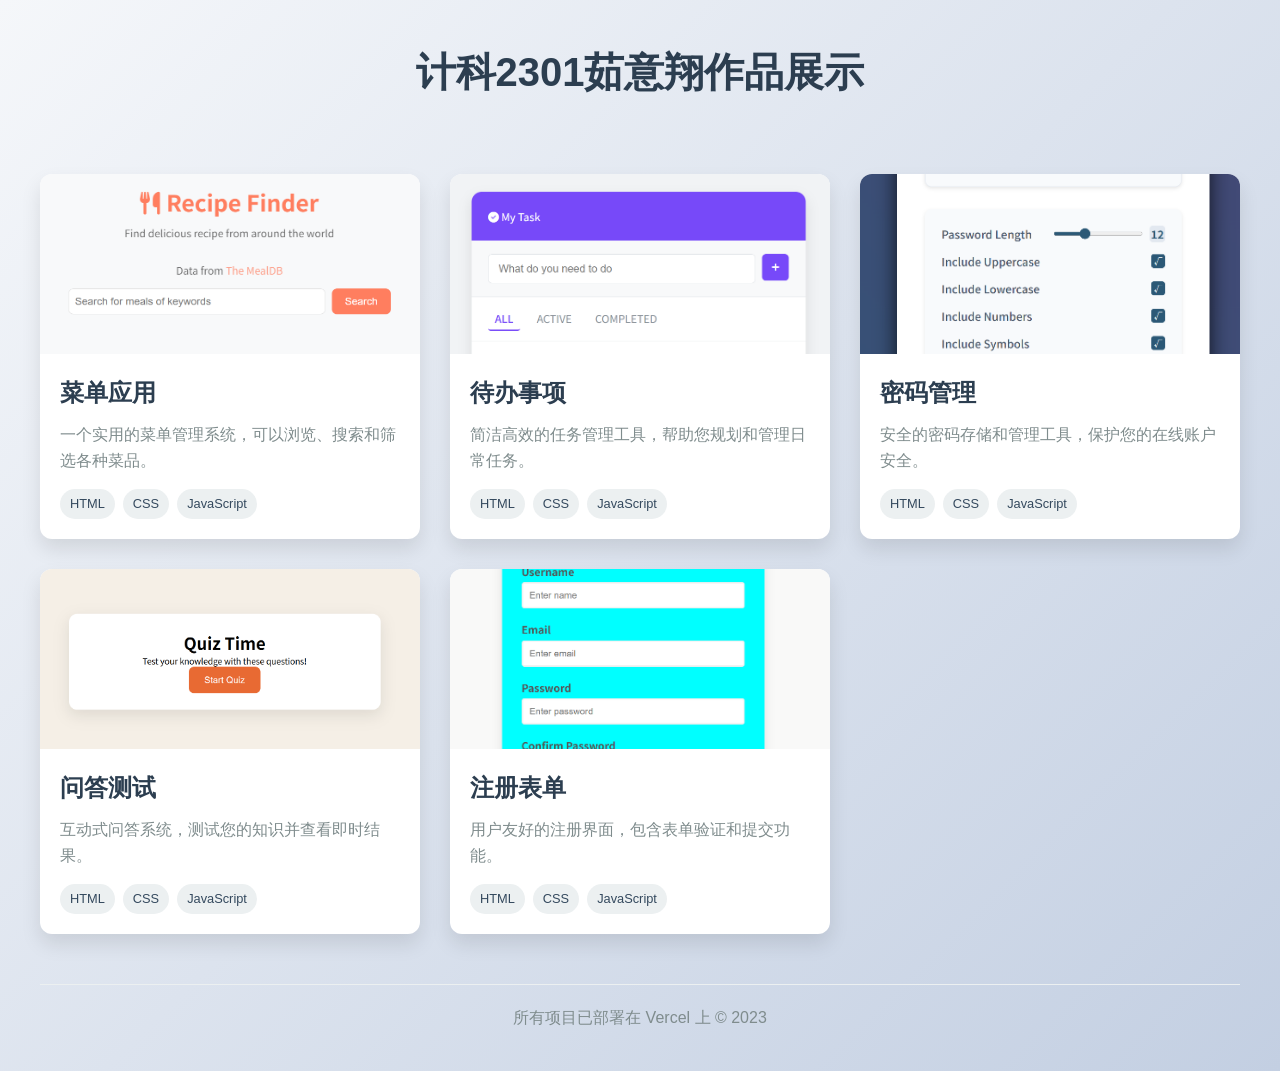
<file: index.html>
<!DOCTYPE html>
<html lang="zh-CN">
<head>
    <meta charset="UTF-8">
    <meta name="viewport" content="width=device-width, initial-scale=1.0">
    <title>项目导航中心</title>
    <style>
        * {
            margin: 0;
            padding: 0;
            box-sizing: border-box;
            font-family: 'Segoe UI', Tahoma, Geneva, Verdana, sans-serif;
        }
        
        body {
            background: linear-gradient(135deg, #f5f7fa 0%, #c3cfe2 100%);
            color: #333;
            line-height: 1.6;
            padding: 20px;
            min-height: 100vh;
        }
        
        .container {
            max-width: 1200px;
            margin: 0 auto;
        }
        
        header {
            text-align: center;
            margin-bottom: 40px;
            padding: 20px;
        }
        
        h1 {
            font-size: 2.5rem;
            margin-bottom: 10px;
            color: #2c3e50;
        }
        
        .subtitle {
            font-size: 1.2rem;
            color: #7f8c8d;
            max-width: 600px;
            margin: 0 auto;
        }
        
        .projects-grid {
            display: grid;
            grid-template-columns: repeat(auto-fill, minmax(300px, 1fr));
            gap: 30px;
        }
        
        .project-card {
            background: white;
            border-radius: 12px;
            overflow: hidden;
            box-shadow: 0 10px 20px rgba(0, 0, 0, 0.1);
            transition: transform 0.3s ease, box-shadow 0.3s ease;
            cursor: pointer;
        }
        
        .project-card:hover {
            transform: translateY(-10px);
            box-shadow: 0 15px 30px rgba(0, 0, 0, 0.15);
        }
        
        .card-image {
            height: 180px;
            background-size: cover;
            background-position: center;
            position: relative;
            background-color: #f8f9fa; /* 备用背景色 */
        }
        
        .card-overlay {
            position: absolute;
            top: 0;
            left: 0;
            width: 100%;
            height: 100%;
            background: rgba(0, 0, 0, 0.7);
            display: flex;
            align-items: center;
            justify-content: center;
            opacity: 0;
            transition: opacity 0.3s ease;
        }
        
        .project-card:hover .card-overlay {
            opacity: 1;
        }
        
        .visit-btn {
            background: #3498db;
            color: white;
            border: none;
            padding: 10px 20px;
            border-radius: 50px;
            font-weight: bold;
            cursor: pointer;
            transition: background 0.3s ease;
        }
        
        .visit-btn:hover {
            background: #2980b9;
        }
        
        .card-content {
            padding: 20px;
        }
        
        .card-content h3 {
            font-size: 1.5rem;
            margin-bottom: 10px;
            color: #2c3e50;
        }
        
        .card-content p {
            color: #7f8c8d;
            margin-bottom: 15px;
        }
        
        .tech-stack {
            display: flex;
            flex-wrap: wrap;
            gap: 8px;
            margin-top: 15px;
        }
        
        .tech-tag {
            background: #ecf0f1;
            color: #34495e;
            padding: 5px 10px;
            border-radius: 20px;
            font-size: 0.8rem;
        }
        
        footer {
            text-align: center;
            margin-top: 50px;
            padding: 20px;
            color: #7f8c8d;
            border-top: 1px solid #ecf0f1;
        }
        
        /* 图标样式作为图片备用 */
        .icon-fallback {
            display: flex;
            align-items: center;
            justify-content: center;
            height: 100%;
            font-size: 4rem;
            color: white;
        }
        
        @media (max-width: 768px) {
            .projects-grid {
                grid-template-columns: 1fr;
            }
            
            h1 {
                font-size: 2rem;
            }
        }
    </style>
</head>
<body>
    <div class="container">
        <header>
            <h1>计科2301茹意翔作品展示</h1>
            <p class="subtitle"></p>
        </header>
        
        <div class="projects-grid">
            <div class="project-card" onclick="navigateTo('caidan')">
                <div class="card-image">
                    <img src="./images/caidan-preview.png" alt="菜单应用预览" style="width:100%;height:100%;object-fit:cover;" 
                         onerror="this.style.display='none'; document.getElementById('caidan-fallback').style.display='flex';">
                    <div class="card-overlay" id="caidan-fallback" style="display:none; background: linear-gradient(135deg, #3498db, #2980b9);">
                        <div class="icon-fallback">📱</div>
                    </div>
                    <div class="card-overlay">
                        <button class="visit-btn">访问项目</button>
                    </div>
                </div>
                <div class="card-content">
                    <h3>菜单应用</h3>
                    <p>一个实用的菜单管理系统，可以浏览、搜索和筛选各种菜品。</p>
                    <div class="tech-stack">
                        <span class="tech-tag">HTML</span>
                        <span class="tech-tag">CSS</span>
                        <span class="tech-tag">JavaScript</span>
                    </div>
                </div>
            </div>
            <div class="project-card" onclick="navigateTo('dolist')">
                <div class="card-image">
                    <img src="./images/dolist-preview.png" alt="待办事项预览" style="width:100%;height:100%;object-fit:cover;" 
                         onerror="this.style.display='none'; document.getElementById('dolist-fallback').style.display='flex';">
                    <div class="card-overlay" id="dolist-fallback" style="display:none; background: linear-gradient(135deg, #2ecc71, #27ae60);">
                        <div class="icon-fallback">✅</div>
                    </div>
                    <div class="card-overlay">
                        <button class="visit-btn">访问项目</button>
                    </div>
                </div>
                <div class="card-content">
                    <h3>待办事项</h3>
                    <p>简洁高效的任务管理工具，帮助您规划和管理日常任务。</p>
                    <div class="tech-stack">
                        <span class="tech-tag">HTML</span>
                        <span class="tech-tag">CSS</span>
                        <span class="tech-tag">JavaScript</span>
                    </div>
                </div>
            </div>
            <div class="project-card" onclick="navigateTo('mima')">
                <div class="card-image">
                    <img src="./images/mima-preview.png" alt="密码管理预览" style="width:100%;height:100%;object-fit:cover;" 
                         onerror="this.style.display='none'; document.getElementById('mima-fallback').style.display='flex';">
                    <div class="card-overlay" id="mima-fallback" style="display:none; background: linear-gradient(135deg, #e74c3c, #c0392b);">
                        <div class="icon-fallback">🔒</div>
                    </div>
                    <div class="card-overlay">
                        <button class="visit-btn">访问项目</button>
                    </div>
                </div>
                <div class="card-content">
                    <h3>密码管理</h3>
                    <p>安全的密码存储和管理工具，保护您的在线账户安全。</p>
                    <div class="tech-stack">
                        <span class="tech-tag">HTML</span>
                        <span class="tech-tag">CSS</span>
                        <span class="tech-tag">JavaScript</span>
                    </div>
                </div>
            </div>
            <div class="project-card" onclick="navigateTo('quiz')">
                <div class="card-image">
                    <img src="./images/quiz-preview.png" alt="问答测试预览" style="width:100%;height:100%;object-fit:cover;" 
                         onerror="this.style.display='none'; document.getElementById('quiz-fallback').style.display='flex';">
                    <div class="card-overlay" id="quiz-fallback" style="display:none; background: linear-gradient(135deg, #9b59b6, #8e44ad);">
                        <div class="icon-fallback">❓</div>
                    </div>
                    <div class="card-overlay">
                        <button class="visit-btn">访问项目</button>
                    </div>
                </div>
                <div class="card-content">
                    <h3>问答测试</h3>
                    <p>互动式问答系统，测试您的知识并查看即时结果。</p>
                    <div class="tech-stack">
                        <span class="tech-tag">HTML</span>
                        <span class="tech-tag">CSS</span>
                        <span class="tech-tag">JavaScript</span>
                    </div>
                </div>
            </div>
            <div class="project-card" onclick="navigateTo('register')">
                <div class="card-image">
                    <img src="./images/register-preview.png" alt="注册表单预览" style="width:100%;height:100%;object-fit:cover;" 
                         onerror="this.style.display='none'; document.getElementById('register-fallback').style.display='flex';">
                    <div class="card-overlay" id="register-fallback" style="display:none; background: linear-gradient(135deg, #f39c12, #d35400);">
                        <div class="icon-fallback">📝</div>
                    </div>
                    <div class="card-overlay">
                        <button class="visit-btn">访问项目</button>
                    </div>
                </div>
                <div class="card-content">
                    <h3>注册表单</h3>
                    <p>用户友好的注册界面，包含表单验证和提交功能。</p>
                    <div class="tech-stack">
                        <span class="tech-tag">HTML</span>
                        <span class="tech-tag">CSS</span>
                        <span class="tech-tag">JavaScript</span>
                    </div>
                </div>
            </div>
        </div>
        
        <footer>
            <p>所有项目已部署在 Vercel 上 &copy; 2023</p>
        </footer>
    </div>

    <script>
        function navigateTo(project) {
            window.location.href = `./${project}/index.html`;
        }
        document.addEventListener('DOMContentLoaded', function() {
            const images = document.querySelectorAll('.card-image img');
            images.forEach(img => {
                img.addEventListener('error', function() {
                    this.style.display = 'none';
                    const projectName = this.closest('.project-card').getAttribute('onclick').match(/'([^']+)'/)[1];
                    const fallback = document.getElementById(`${projectName}-fallback`);
                    if (fallback) {
                        fallback.style.display = 'flex';
                    }
                });
            });
        });
    </script>
</body>
</html>
</file>
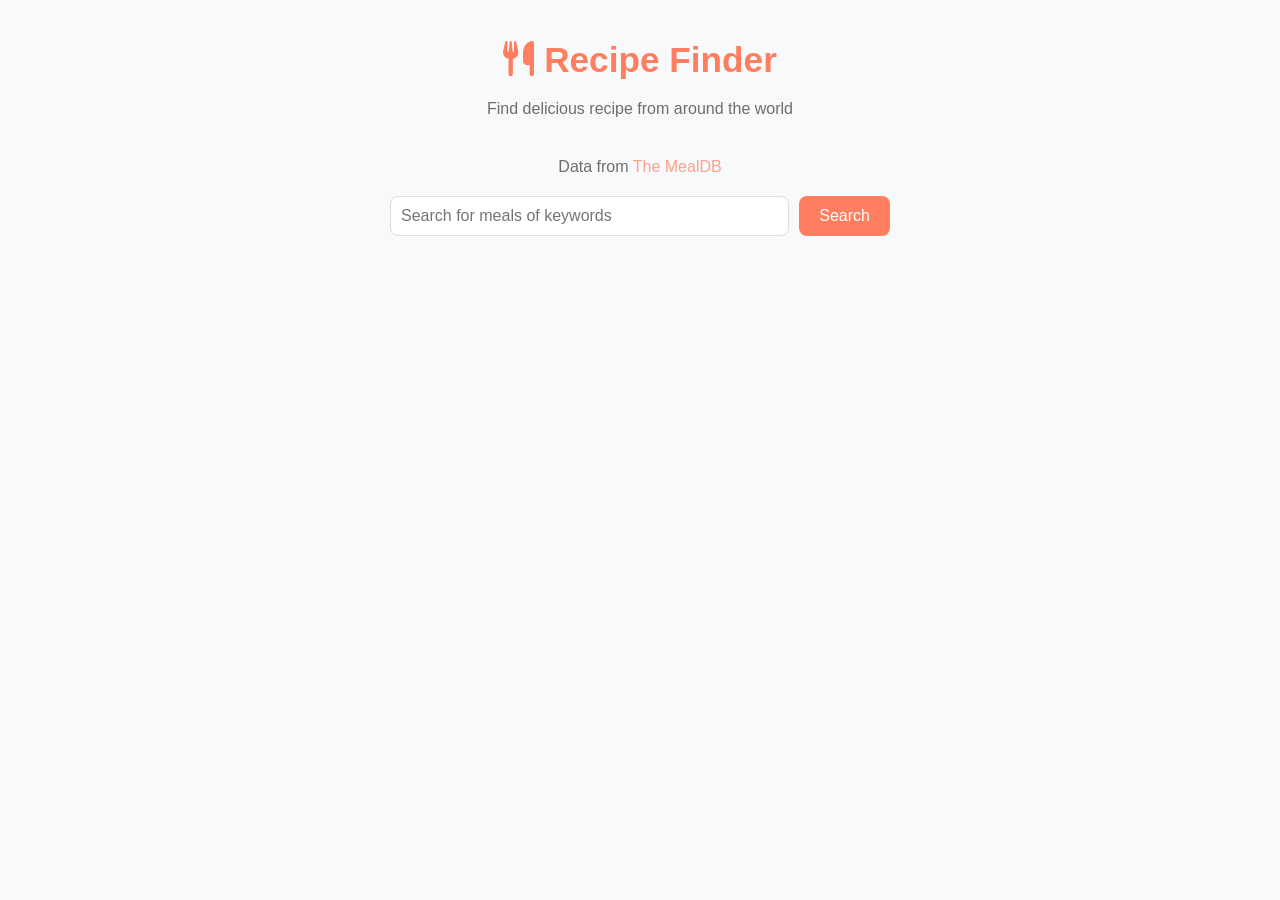
<file: caidan/index.html>
<!DOCTYPE html>
<html lang="en">
<head>
    <meta charset="UTF-8">
    <meta name="viewport" content="width=device-width, initial-scale=1.0">
    <title>Recepi Finder</title>
    <link rel="stylesheet" href="style.css" class="css">
    <link
          rel="stylesheet"
          href="https://cdnjs.cloudflare.com/ajax/libs/font-awesome/6.7.2/css/all.min.css"
          integrity="sha512-Evv84Mr4kqVGRNSgIGL/F/aIDqQb7xQ2vcrdIwxfjThSH8CSR7PBEakCr51Ck+w+/U6swU2Im1vVX0SVk9ABhg=="
          crossorigin="anonymous"
          referrerpolicy="no-referrer"
    />

</head>
<body>
    <div class="container">
        <header>
            <h1><i class="fa-solid fa-utensils"></i>Recipe Finder</h1>
            <p>Find delicious recipe from around the world</p>
        </header>

        <p class="api-link">Data from <a href="https://www.themealdb.com/api.php">The MealDB</a></p>
        <div class="search-container">
            <input type="text" id="search-input" placeholder="Search for meals of keywords" />
            <button id="search-btn">Search</button>
        </div>

        <div id="error-container" class="hidden">
            <p>No meals found. Try another input.</p>
        </div>

        <div class="result-heading" class="hidden"></div>

        <div id="meals" class="meals-container">
            <!--
            <div class="meal" data-meal-id="52777">
                <img src="https://www.themealdb.com/images/media/meals/wvqpwt1468339226.jpg" alt="Mediterranean Pasta Salad">
                <div class="meal-info">
                    <h3 class="meal-title">Mediterranean Pasta Salad</h3>
                    <div class="meal-category">Seafood</div>
                </div>
            </div>
            <div class="meal" data-meal-id="52777">
                <img src="https://www.themealdb.com/images/media/meals/wvqpwt1468339226.jpg" alt="Mediterranean Pasta Salad">
                <div class="meal-info">
                    <h3 class="meal-title">Mediterranean Pasta Salad</h3>
                    <div class="meal-category">Seafood</div>
                </div>
            </div>
            <div class="meal" data-meal-id="52777">
                <img src="https://www.themealdb.com/images/media/meals/wvqpwt1468339226.jpg" alt="Mediterranean Pasta Salad">
                <div class="meal-info">
                    <h3 class="meal-title">Mediterranean Pasta Salad</h3>
                    <div class="meal-category">Seafood</div>
                </div>
            </div>-->
        </div>

        <div id="meal-details" class="hidden">
            <button id="back-btn"><i class="fa-solid fa-arrow-left"></i>Back to recipes</button>
            <div class="meal-details-content">
                <div class="meal-details-content"><!--
                    <img src="https://www.themealdb.com/images/media/meals/wvqpwt1468339226.jpg" alt="Mediterranean Pasta Salad" class="meal-details-img">
                    <h2 class="meal-details-title">Mediterranean Pasta Salad</h2>
                        <div class="meal-details-category">
                            <span>Seafood</span>
                        </div>
                    <div class="meal-details-instructions">
                        <h3>Instructions</h3>
                        <p>Bring a large saucepan of salted water to the boil
                        Add the pasta, stir once and cook for about 10 minutes or as directed on the packet.Meanwhile, wash the tomatoes and cut into quarters. Slice the olives. Wash the basil.</p>
                    </div>
                <div class="meal-details-ingredients">
                    <h3>Ingredients</h3>
                        <ul class="ingredients-list">  
                            <li><i class="fas fa-check-circle"></i> 200 g mozzarella balls</li>
                            <li><i class="fas fa-check-circle"></i> 250 g baby plum tomatoes</li>           
                            <li><i class="fas fa-check-circle"></i> 1  bunch fresh basil</li>     
                            <li><i class="fas fa-check-circle"></i> 350 g farfalle</li>       
                            <li><i class="fas fa-check-circle"></i> 3  tablespoons extra virgin olive oil</li>          
                            <li><i class="fas fa-check-circle"></i> 40 g Green Olives</li>          
                            <li><i class="fas fa-check-circle"></i> 200 g tuna</li>            
                            <li><i class="fas fa-check-circle"></i> to taste salt</li>            
                            <li><i class="fas fa-check-circle"></i> to taste pepper</li>            
                        </ul>
                </div>
                    <a href="https://www.youtube.com/watch?v=e52IL8zYmaE" target="_blank" class="youtube-link">
                        <i class="fab fa-youtube"></i> Watch Video
                    </a>-->
                </div>
            </div>
        </div>
    </div>

    <script src="script.js"></script>
</body>
</html>
</file>
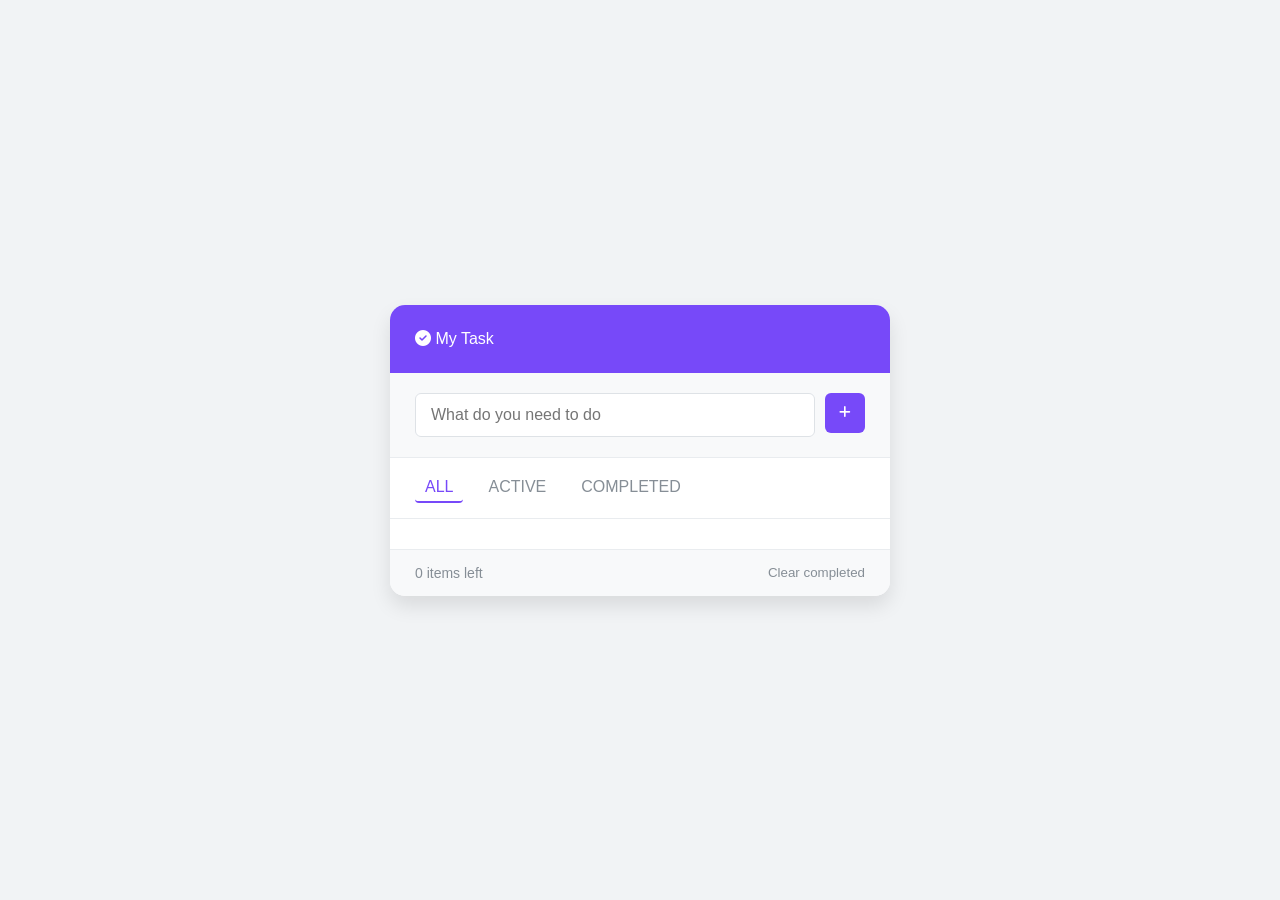
<file: dolist/index.html>
<!DOCTYPE html>
<html lang="en">
<head>
    <meta charset="UTF-8">
    <meta name="viewport" content="width=device-width, initial-scale=1.0">
    <title>Todo</title>
    <link rel="stylesheet" href="style.css">
    <link rel="stylesheet" href="https://cdnjs.cloudflare.com/ajax/libs/font-awesome/6.7.2/css/all.min.css" integrity="sha512-Evv84Mr4kqVGRNSgIGL/F/aIDqQb7xQ2vcrdIwxfjThSH8CSR7PBEakCr51Ck+w+/U6swU2Im1vVX0SVk9ABhg==" crossorigin="anonymous" referrerpolicy="no-referrer" />

</head>
<body>
    <div class="app">
        <header>
            <h1> </h1><i class="fa-solid fa-check-circle"></i>
            My Task<h1></h1>
        </header>
    
    
    <div class="todo-input">
        <input type="text" id="todo-input" placeholder="What do you need to do" />
        <button id="add-task">
            <i class="fa-solid fa-plus"></i>
        </button>
    </div>

    <div class="filter-container">
    <span class="filter-btn active" data-filter="all">ALL</span>
    <span class="filter-btn" data-filter="active">ACTIVE</span>
    <span class="filter-btn" data-filter="completed">COMPLETED</span>
    </div>

    <div class="todo-container">
        <ul id="todo-list">
            <!--<li class="titem">
                <label class="chectbox-container">
                    <input type="checkbox" class="tcheckbox">
                    <span class="checkmark"></span>
                </label>
                <span class="titem-text">Buy me a coffee</span>
                <button class="detele-btn">
                    <i class="fa-solid fa-times"></i>
                </button>
            </li>-->
        </ul>
        <div class="empty-state hidden">
            <i class="fa-solid fa-clipboard-list"></i>
            <p>No Tasks here yet!!!</p>
        </div>  
    </div>

    <footer>
        <p id="item-left">0 items left</p>
        <button id="clear-completed">Clear completed</button>
    </footer>
    </div>
    <script src="script.js"></script>
</body>
</html>
</file>
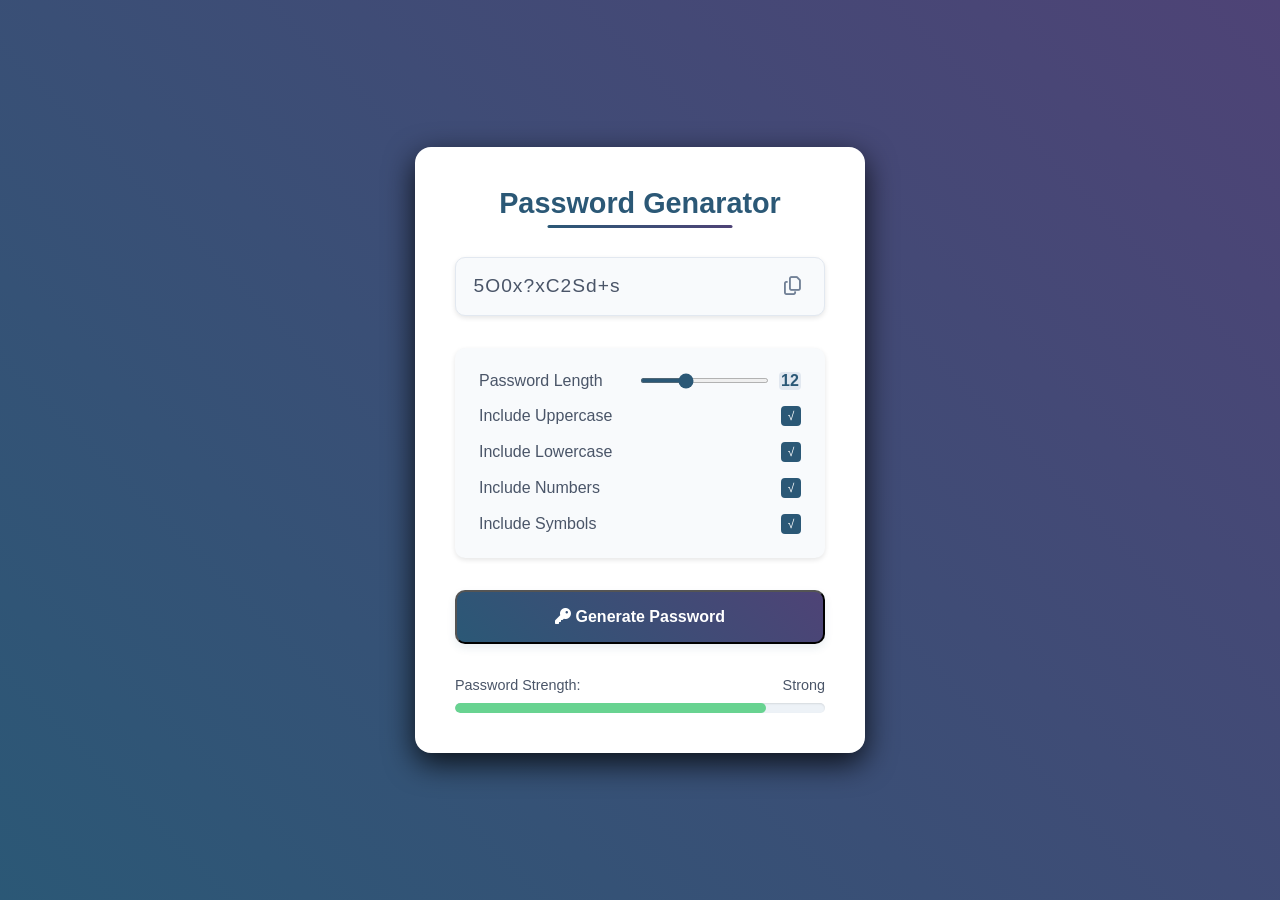
<file: mima/index.html>
<!DOCTYPE html>
<html lang="en">
<head>
    <meta charset="UTF-8">
    <meta name="viewport" content="width=device-width, initial-scale=1.0">
    <link rel="stylesheet" href="https://cdnjs.cloudflare.com/ajax/libs/font-awesome/6.7.2/css/all.min.css" integrity="sha512-Evv84Mr4kqVGRNSgIGL/F/aIDqQb7xQ2vcrdIwxfjThSH8CSR7PBEakCr51Ck+w+/U6swU2Im1vVX0SVk9ABhg==" crossorigin="anonymous" referrerpolicy="no-referrer" />
    <link rel="stylesheet" href="style.css" />
    <title>Password Genarator</title>
</head>
<body>
    <div class="container">
        <h1>Password Genarator</h1>
        <div class="password-container">
            <input type="text" readonly id="password" />
            <i class="fa-regular fa-copy" id="copy-btn" title="Copy to Clipboard"></i>
        </div>
        <div class="options">
            <div class="option">
                <label for="length">Password Length</label>
                <div class="range-container">
                    <input type="range" id="length" min="6" max="24" value="12" />
                    <span id="length-value">12</span>
                </div>
            </div>
            <div class="option">
                <label for="uppercase">Include Uppercase</label>
                <input type="checkbox" id="uppercase" checked /> 
            </div>
            <div class="option">
                <label for="lowercase">Include Lowercase</label>
                <input type="checkbox" id="lowercase" checked /> 
            </div>
            <div class="option">
                <label for="numbers">Include Numbers</label>
                <input type="checkbox" id="numbers" checked /> 
            </div>
            <div class="option">
                <label for="symbols">Include Symbols</label>
                <input type="checkbox" id="symbols" checked /> 
            </div>

        </div>
        <button id="generate-btn">
            <i class="fa-solid fa-key"></i> Generate Password
        </button>
        <div class="strength-container">
            <p>Password Strength:<span id="strength-label">Medium</span></p>
            <div class="strength-meter">
                <div class="strength-bar">

                </div>
            </div>
        </div>
    </div>
    
    <script src="script.js"></script>
</body>
</html>
</file>
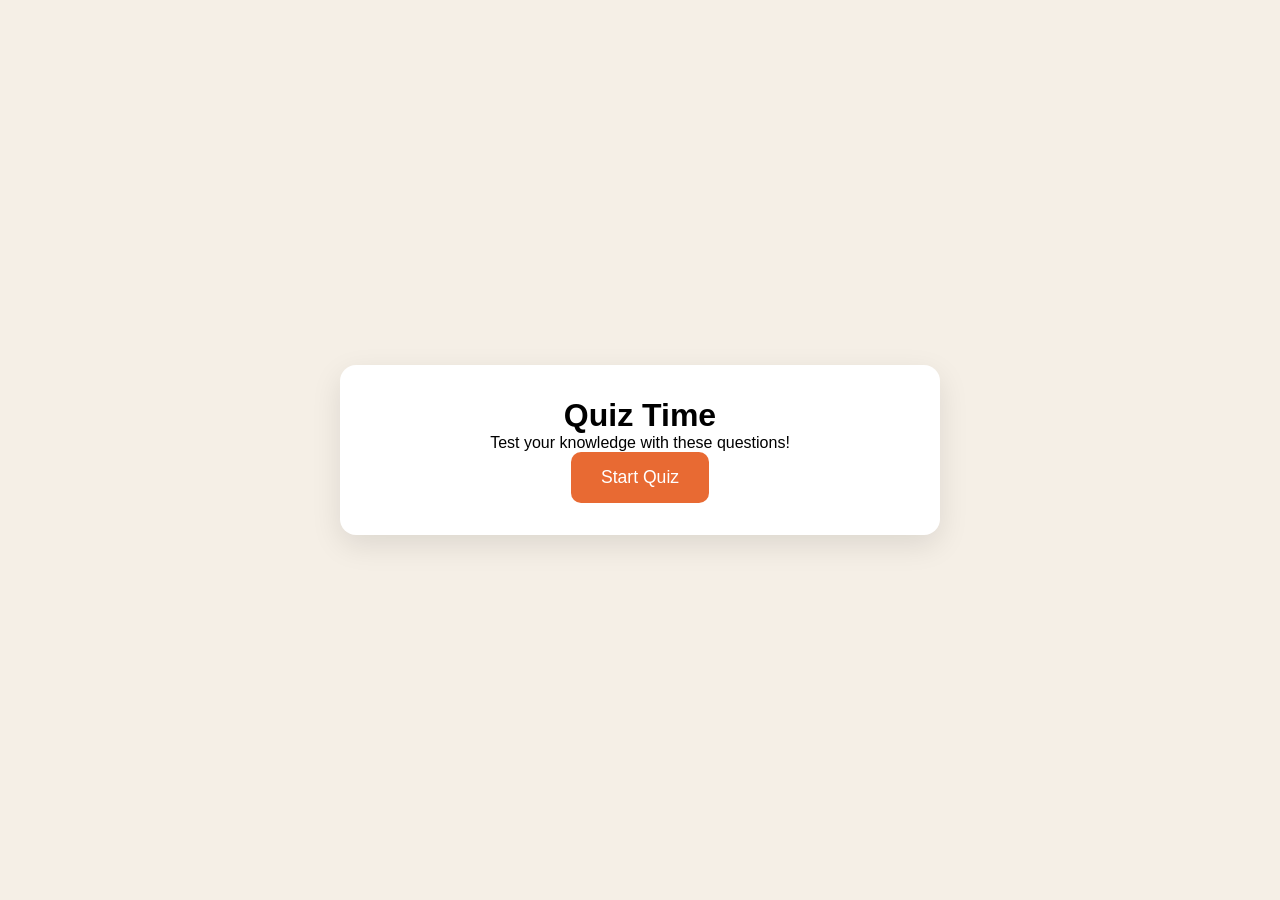
<file: quiz/index.html>
<!DOCTYPE html>
<html lang="en">
<head>
    <meta charset="UTF-8">
    <meta name="viewport" content="width=device-width, initial-scale=1.0">
    <title>Quiz Game</title>
    <link rel="stylesheet" href="style.css" />
</head>
<body>
    <div class="container">
       <div class="screen active" id="start-screen">
        <h1>Quiz Time</h1>
        <p>Test your knowledge with these questions!</p>
        <button id="start-btn">Start Quiz</button>
       </div> 

       <div class="screen" id="quiz-screen">
        <div class="quiz-header">
            <h2 id="question-text">Question goes here</h2>
            <div class="quiz-info">
                <p>Question <span id="current-question">1</span> of <span id="total-questions">5</span>
                </p>
                <p>Score:<span id="score">0</span></p>
            </div>
        </div>
        <div class="answers-container" id="answers-container">
            <!--
          <button class="answer-btn" data-correct="true/false">Answer Text 1</button>
          <button class="answer-btn" data-correct="true/false">Answer Text 2</button>
          <button class="answer-btn" data-correct="true/false">Answer Text 3</button>
          <button class="answer-btn" data-correct="true/false">Answer Text 4</button>-->
        </div>
        
        <div class="progressa-bar">
            <div class="progress" id="progress">

            </div>
        </div>
       </div>

       <div class="screen" id="result-screen">
        <h1>Quiz Result</h1>
        <p>You socred <span id="final-score">0</span> out of <span id="max-score">5</span></p>
        <div class="result-message">
            Good Job!
        </div>
        <button id="restart-btn">Restart Quiz</button>
       </div>
    </div>

    <script src="script.js"></script>
</body>
</html>
</file>
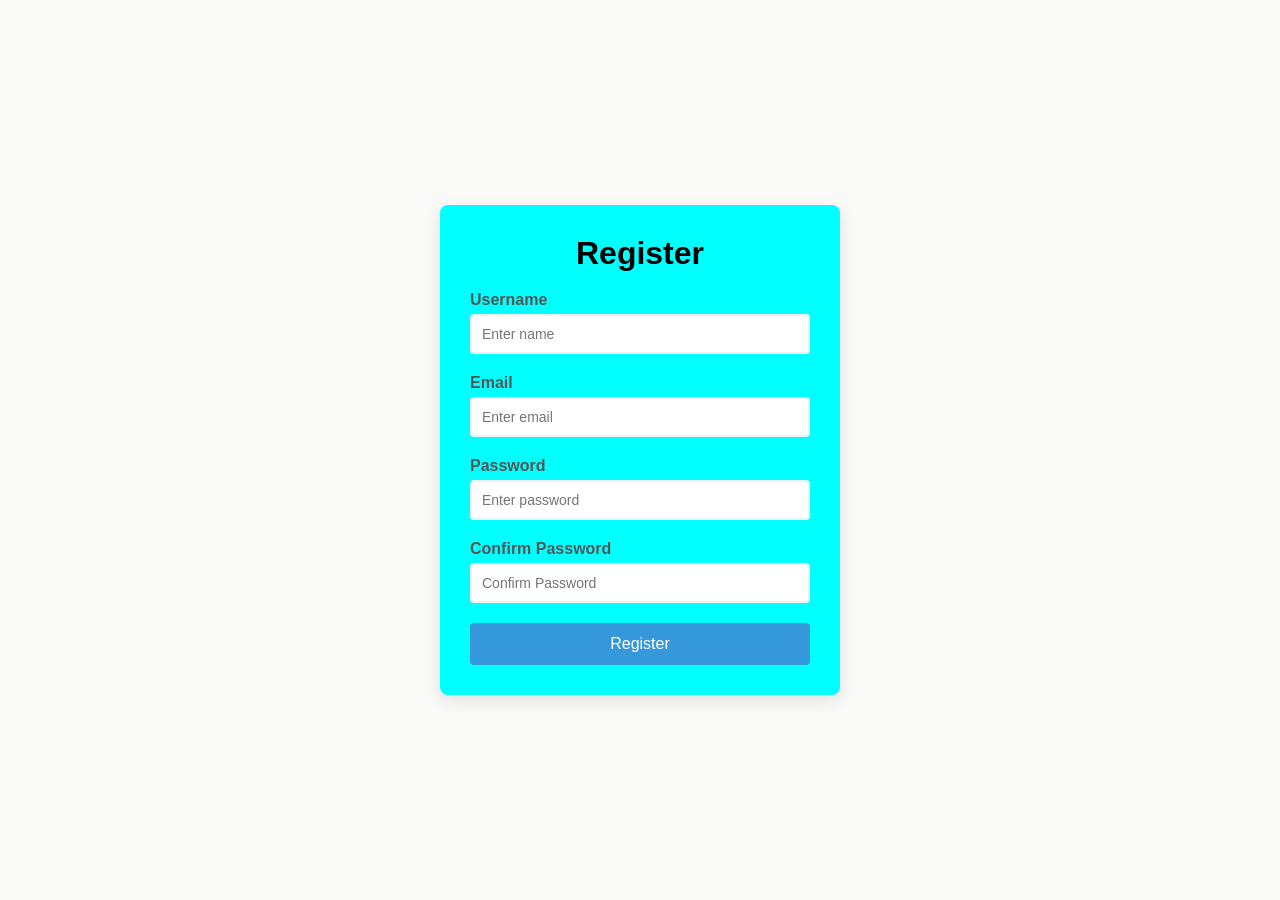
<file: register/index.html>
<!DOCTYPE html>
<html lang="en">
<head>
    <meta charset="UTF-8">
    <meta name="viewport" content="width=device-width, initial-scale=1.0">
    <title>Form</title>
    <link rel="stylesheet" href="style.css">
</head>
<body>
    <div class="container">
        <form id="regform">
            <h1 >Register</h1>
            <div class="form-item">
                <label for="username">Username</label>
                <input type="text" id="username" placeholder="Enter name">
                <small></small>
            </div>
            <div class="form-item"> 
                <label for="email">Email</label>
                <input type="text" id="email" placeholder="Enter email">
                <small></small>
            </div>
            <div class="form-item">
                <label for="password">Password</label>
                <input type="text" id="password" placeholder="Enter password">
                <small></small>
            </div>
            <div class="form-item">
                <label for="cpassword">Confirm Password</label>
                <input type="text" id="cpassword" placeholder="Confirm Password">
                <small></small>
            </div>

            <button type="submit">Register</button>
        </form>
    </div>
    <script src="script.js"></script>
</body>
</html>
</file>
<file: caidan/style.css>
* {
  margin: 0;
  padding: 0;
  box-sizing: border-box;
}

:root {
  --primary: #ff7e5f;
  --primary-dark: #eb5e41;
  --primary-light: #ffb199;
  --secondary: #0ba360;
  --text-dark: #333333;
  --text-light: #f8f9fa;
  --background: #ffffff;
  --background-light: #f8f9fa;
  --card-bg: #ffffff;
  --border-radius: 8px;
  --shadow: 0 2px 4px rgba(0, 0, 0, 0.1);
  --transition: all 0.3s ease;
}

body{
    font-family: sans-serif;
    background-color: var(--background-light);
    color: var(--text-dark);
    line-height: 1.6;
}

.container{
    width: 100%;
    max-width: 1000px;
    margin: 0 auto;
    padding: 2rem 1rem;
}

header{
    text-align: center;
    margin-bottom: 2rem;
}

h1{
    font-size: 2.2rem;
    color: var(--primary);
    margin-bottom: 0.5rem;
}

h1 i{
    margin-right: 10px;
}

header p{
    color: var(--text-dark);
    opacity: 0.7;
}

.api-link{
    color: var(--text-dark);
    text-align: center;
    margin-bottom: 1rem;
    opacity: 0.7;
}

.search-container{
    display: flex;
    margin-bottom: 2rem;
    gap:10px;
    max-width: 500px;
    margin-left: auto;
    margin-right: auto;
}

input[type="text"]{
    flex: 1;
    padding: 10px 10px;
    font-size: 1rem;
    border-radius: 8px;
    border: 1px solid #ddd;
    background-color: var(--background);
    color: var(--text-dark);
    outline: none;
}

input[type="text"]:focus{
    border-color: var(--primary);
}

button{
    background-color: var(--primary);
    color: white;
    border: none;
    padding: 0 20px;
    font-size: 1rem;
    cursor: pointer;
    border-radius: 8px;
    transition: all 0.3s;
}

button:hover{
    background-color: var(--primary-dark);
}



.result-heading{
    text-align: center;
    margin-bottom: 1.5rem;
    font-size: 1.2rem;
    color: var(--text-dark);
}

.meals-container{
    display: grid;
    grid-template-columns: repeat(auto-fill,minmax(250px,1fr));
    gap: 1.5rem;
}

.meal{
    background-color: var(--card-bg);
    border-radius: 8px;
    box-shadow: var(--shadow);
    overflow: hidden;
    transition: var(--transition);
    cursor: pointer;
    position: relative;
}

.meal:hover{
    transform: translateY(-5px);
    box-shadow: 0 5px 10px rgba(0, 0, 0, 0.1);
}

.meal img{
    width: 100;
    height: 220px;
    object-fit: cover;
}

.meal-info{
    padding: 1rem;
}

.meal-title{
    font-size:1.1rem;
    margin-bottom: 0.5rem;
    color: var(--text-dark);
}

.meal-category{
    display: inline-block;
    background-color: var(--primary-dark);
    color: var(--text-dark);
    padding: 3px 8px;
    font-size: 0.8rem;
    border-radius: 20px;
    margin-bottom: 10px;
}

#meal-details{
    background-color: var(--background);
    border-radius: 8px;
    box-shadow: var(--shadow);
    padding: 1.5rem;
    margin: 2rem 0;
}

#back-btn{
    margin-bottom: 1.5rem;
    background-color: transparent;
    color: var(--primary);
    border:  1px solid var(--primary);
    padding: 8px 16px;
}

#back-btn:hover{
    background-color: var(--primary);
    color: white;
}

.hidden{
    display: none;
}

.meal-details-content{
    display: flex;
    flex-direction: column;
    align-items: center;
}

.meal-details-img{
    width: 100%;
    max-width: 400px;
    border-radius: var(--border-radius);
    margin-bottom: 1.5rem;
}

.meal-details-title{
    font-size: 1.8rem;
    color: var(--primary);
    margin-bottom: 0.5rem;
    text-align: center;
}

.meal-details-category{
    margin-bottom: 1rem;
    text-align: center;
}

.meal-details-category span{
    background-color: var(--primary-light);
    padding: 4px 12px;
    border-radius: 20px;
    font-size: 0.9rem;
}

.meal-details-instructions{
    margin-bottom: 1.5rem;
    line-height: 1.7;
}

.meal-details-instructions h3{
    margin-bottom: 0.5rem;
}

.ingredients-list{
    list-style-type: none;
    display: grid;
    grid-template-columns: repeat(autofill,minmax(180px,1fr));
    gap: 8px;
    margin-bottom: 1.5rem;
    width: 100%;
}

.ingredients-list li{
    display: flex;
    align-items: center;
    padding: 6px 8px;
    background-color: var(--background-light);
    border-radius: var(--border-radius);
    font-size: 0.9rem;
}

.ingredients-list li i{
    color: var(--secondary);
    margin-right: 8px;
}

.youtube-link{
    display: inline-block;
    background-color: #ff0000;
    color: white;
    padding: 8px 16px;
    border-radius: 4px;
    text-decoration: none;
    font-weight: 600;
}

.youtube-link i{
    margin-right: 8px;
}

#error-container{
    background-color: rgba(255, 126, 95, 0.1);
    border: 1px solid var(--primary);
    color: var(--primary-dark);
    padding: 1rem;
    border-radius: var(--border-radius);
    text-align: center;
    margin-bottom: 1.5rem;
}

.api-link a{
    color: var(--primary);
    text-decoration: none;
}

@media(max-width:600px){
    .search-container{
        flex-direction: column;
    }

    button#search-btn{
        width: 100%;
        padding: 10px;
    }

    .meals-container{
        grid-template-columns: 1fr;
    }

    .meal-details-img{
        max-width: 100%;
    }
}
</file>
<file: dolist/style.css>
*{
    margin: 0;
    padding: 0;
    box-sizing: border-box;
}

:root{
    --primary:#7749f9;
    --primary-light:#9775f1;
    --dark:#212529;
    --light:#f8f9fa;
    --gray:#868e96;
    --danger:#fa5252;
    --success:#40c057;
    --border:#e9ecef;
}

body{
    font-family: sans-serif;
    background-color: #f1f3f5;
    display: flex;
    justify-content: center;
    align-items: center;
    min-height: 100vh;
    color: var(--dark);
}

.app{
    width: 100%;
    max-width: 500px;
    background-color: #fff;
    border-radius: 15px;
    overflow: hidden;
    box-shadow: 0 10px 20px rgba(0,0,0,0.1);
}

header{
    background-color: var(--primary);
    color: white;
    padding: 20px 25px;
}
header h1{
    font-size: 1.8rem;
    margin-bottom: 5px;
    font-weight: 600;
}

.todo-input{
    padding: 20px 25px;
    display: flex;
    gap: 10px;
    background-color: var(--light);
    border-bottom: 1px solid var(--border);
}

.todo-input input{
    flex:1;
    padding: 12px 15px;
    border: 1px solid #dee2e6;
    font-size: 1rem;
    border-radius: 6px;
    transition: all 0.3s;
}
.todo-input input:focus{
    outline: none;
    border-color: var(--primary);
    box-shadow: 0 0 0 3px rgba(119,73,248,0.15);

}

.todo-input button{
    background-color: var(--primary);
    color:white;
    width: 40px;
    height: 40px;
    border: none;
    border-radius: 6px;
    cursor: pointer;
    transition: all 0.3s;
}

.todo-input button:hover{
    background-color: var(--primary-light);
}

.filter-container {
    display: flex;
    gap: 15px;
    padding: 15px 25px;
    border-bottom: 1px solid var(--border);
}

.filter-btn {
    cursor: pointer;
    color: var(--gray);
    transition: all 0.2s;
    padding: 5px 10px;
    border-radius: 4px;
}

.filter-btn:hover {
    color: var(--primary);
    background-color: var(--light);
}

.filter-btn.active {
    color: var(--primary);
    font-weight: 500;
    border-bottom: 2px solid var(--primary);
}

.todo-container{
    padding: 15px 0;
    max-height: 300px;
    overflow-y: auto;
}
/*
#tlist{
    display: none;
}
*/
.empty-state{
    display: flex;
    flex-direction: column;
    align-items: center;
    justify-content: center;
    padding: 40px 0;
    color: var(--gray);
}

.hidden{
    display: none;
}

footer{
    display: flex;
    justify-content: space-between;
    align-items: center;
    padding: 15px 25px;
    border-top: 1px solid var(--border);
    background-color: var(--light);
    font-size: 14px;
}

#item-left{
    color: var(--gray);
}

#clear-completed{
    background: none;
    border: none;
    color: var(--gray);
    cursor: pointer;
    transition: all 0.2s;
}

#clear-completed:hover{
    color:var(--danger);
}

#todo-list{
    list-style-type: none;
}

.todo-item{
    padding: 12px 15px;
    display: flex;
    align-items: center;
    transition: background-color 0.3s;
}

.todo-item:hover{
    background-color: var(--light);
}

.checkbox-container{
    margin-right: 15px;
}

.todo-checkbox{
    opacity: 0;
    position: absolute;
}

.checkmark{
    display: inline-block;
    width: 20px;
    height: 20px;
    border: 2px solid #dee2e6;
    border-radius: 4px;
    position: relative;
    cursor: pointer;
    transition: all 0.2s;
}

.todo-checkbox:checked + .checkmark{
    background-color: var(--success);
    border-color: var(--success);
}

.todo-checkbox:checked + .checkmark::after{
    content: "";
    position: absolute;
    left: 6px;
    top: 2px;
    width: 5px;
    height: 10px;
    border: solid white;
    border-width: 0 2px 2px 0;
    transform: rotate(45deg);
}

.todo-item-text{
    flex: 1;
    font-size: 1rem;
    transition: all 0.2s;
}

.todo-item.completed .todo-item-text{
    text-decoration: line-through;
    color: var(--gray);
}

.delete-btn{
    background: none;
    border: none;
    color: var(--gray);
    cursor: pointer;
    font-size: 16px;
    opacity: 0;
    transition: all 0.2s;
}

.todo-item:hover .delete-btn{
    opacity: 1;
}

.delete-btn:hover{
    color: var(--danger);
    
}
</file>
<file: mima/style.css>
:root{
    --primary-color:#2b5876;
    --secondary-color:#4e4376;
    --weak-color:#fc8181;
    --medium-color:#fbd38d;
    --strong-color:#68d391;
}
*{
    margin:0;
    padding:0;
    box-sizing:border-box;
    font-family: sans-serif;
}
body{
    min-height: 100vh;
    display:flex;
    justify-content:center;
    align-items:center;
    background: linear-gradient(45deg, var(--primary-color), var(--secondary-color));
}
.container{
    background: #fff;
    padding: 2.5rem;
    border-radius: 1rem;
    box-shadow: 0 10px 30px rgba(0,0,0,0.8);
    width: 90%;
    max-width: 450px;
}
h1{
    text-align: center;
    margin-bottom: 1.8rem;
    color: var(--primary-color);
    font-size: 1.8rem;
    font-weight: 700;
    position: relative;
    padding-bottom: 0.5rem;
}
h1::after{
    content: '';
    position: absolute;
    bottom: 0;
    left: 50%;
    transform: translateX(-50%);
    width: 50%;
    height: 3px;
    background: linear-gradient(90deg,var(--primary-color), var(--secondary-color));
    border-radius: 3px;
}
.password-container{
    margin-bottom: 2rem;
    background-color: #f8fafc;
    border-radius: 10px;
    border:1px solid #e2e8f0;
    overflow: hidden;
    box-shadow: 0 2px 5px rgba(0,0,0,0.1);
    display: flex;
    align-items: center;
    justify-content: space-between;
    padding: 0 1rem 0 0;
}
#password{
    width: 100%;
    padding: 1.1rem;
    padding-right: 50px;
    border:none;
    background: transparent;
    font-size: 1.2rem;
    color:#4a5568;
    letter-spacing: 1px;
    outline: none;
    border-radius: 10px;
}
#copy-btn{
    font-size: 1.2rem;
    color: #718096;
    cursor: pointer;
    width:35px;
    height: 35px;
    display: flex;
    align-items: center;
    justify-content: center;
    border-radius: 50%;
}
#copy-btn:hover{
    color: var(--primary-color);
}
.options{    
    margin-bottom: 2rem;
    background-color: #f8fafc;
    padding: 1.5rem;
    border-radius: 10px;
    box-shadow: 0 2px 5px rgba(0,0,0,0.1);
}
.option{
    display: flex;
    justify-content: space-between;
    align-items: center;
    margin-bottom: 1rem;
}
.option:last-child{
    margin-bottom: 0;
}
.option label{
    font-size: 1rem;
    color:#4a5568;
    font-weight: 500;
}
.range-container{
    display: flex;
    align-items: center;
    gap: 10px;
    width: 50%;
}
input[type="range"]{
    accent-color: var(--primary-color);
    height: 5px;
    cursor: pointer;
    flex:1;
}
#length-value{
    color:var(--primary-color);
    font-weight: 600;
    width: 30px;
    text-align: center;
    background: #e2e8f0;
    border-radius: 4px;
}
input[type="checkbox"]{
    width: 20px;
    height: 20px;
    border: 2px solid var(--primary-color);
    cursor: pointer;
    appearance: none;
    border-radius: 4px;
    outline: none;
    position: relative;
    transition: all 0.3s;
}
input[type="checkbox"]:checked{
    background-color: var(--primary-color);
}
input[type="checkbox"]:checked::after{
    content: '√';
    position: absolute;
    top: 50%;
    left: 50%;
    transform: translate(-50%, -50%);
    color: #fff;
    font-size: 12px;
}
button{
    width:100%;
    padding: 1rem;
    background: linear-gradient(45deg,var(--primary-color),var(--secondary-color));
    color: #fff;
    font-size: 1rem;
    font-weight: 600;
    cursor: pointer;
    border-radius: 10px;
    transition: all 0.3s;
    margin-bottom: 1.5rem;
    box-shadow: 0 4px 8px rgba(43,88,118,0.1);
}
button:hover{
    transform: translateY(-5px);
}
button:active{
    transform: translateY(0);
}
.strength-container{
    margin-top: 0.6rem;
}
.strength-container p{
    font-size: 0.9rem;
    color:#4a5568;
    margin-bottom: 0.6rem;
    font-weight: 500;
    display: flex;
    justify-content: space-between;
    align-items: center;
}
.strength-label{
    color: var(--primary-color);
    font-weight: 600;
}
.strength-meter{
    height: 10px;
    background-color: #edf2f7;
    border-radius: 5px;
    margin-top: 0.5rem;
    overflow: hidden;
    box-shadow: inset 0 1px 2px rgba(0,0,0,0.1);
}
.strength-bar{
    height:100%;
    width: 0;
    min-width: 5%;
    background-color: var(--weak-color);
    transition: all 0.3s;
    border-radius: 5px;
}
@media (max-width: 768px){
    .container{
        width: 95%;
        padding: 1.8rem;
    }
    h1{
        font-size: 1.6rem;
    }
    .option label{
        font-size: 0.9rem;
    }
}
</file>
<file: quiz/style.css>
*{
    margin: 0;
    padding: 0;
    box-sizing: border-box;
}

body{
    background: #f5efe6;
    display: flex;
    justify-content: center;
    align-items: center;
    min-height: 100vh;
    padding: 1rem;
    font-family: sans-serif;
}

.container{
    background-color: white;
    border-radius: 1rem;
    box-shadow: 0 10px 30px rgba(0,0,0,0.1);
    width: 100%;
    max-width: 600px;
    overflow: hidden;
    position: relative;
}

.screen{
    display: none;
    padding: 2rem;
    text-align: center;
}

.screen.active{
    display: block;
}

#start-screea h1{
    color: #e86a33;
    margin-bottom: 20px;
    font-size: 2.5rem;
}

#start-screea p{
    color: #666;
    margin-bottom: 30px;
    font-size: 1.1rem;
}

button{
    background-color: #e86a33;
    color: white;
    border: none;
    padding: 15px 30px;
    border-radius: 10px;
    font-size: 1.1rem;
    cursor: pointer;
    transition: background-color 0.3s;
}

button:hover{
    background-color: #d45b28;
}

.quiz-header{
    margin-bottom: 1rem;
}

#question-text{
    color: #333;
    font-size: 1.5rem;
    margin-bottom: 1rem;
}

.quiz-info{
    display: flex;
    justify-content: space-between;
    color: #666;
    margin-bottom: 10px;
}

.answers-container{
    display: flex;
    flex-direction: column;
    gap: 10px;
    margin-bottom: 20px;
}

.answer-btn{
    background-color: #f8f0e5;
    color: #333;
    border: 2px solid #eadbc8;
    border-radius: 10px;
    padding: 1rem;
    cursor: pointer;
    text-align: left;
    transition: all 0.3s;
}

.answer-btn:hover{
    background-color: #eadbc8;
    border-color: #dac0ae;
}

.answer-btn.correct{
    background-color: #e6fff0;
    border-color: #a3f0c4;
    color: #28a745;
}

.answer-btn.incorrect{
background-color: #fff0f0;
border-color: #ffbdbd;
color: #dc3545;
}

.progress-bar{
    height: 10px;
    background-color: #f8f0e5;
    border-radius: 5px;
    overflow: hidden;
    margin-top: 20px;
}

.progress{
    height: 100%;
    background-color: #e86a33;
    width: 0%;
    transition: width 0.3s;
}

#result-screen h1{
    color: #e86a33;
    margin-bottom: 30px;
}

.result-info{
    background-color: #f8f0e5;
    border-radius: 10px;
    padding: 20px;
    margin-bottom: 30px;
}

.result-info p{
    font-size: 1.2rem;
    color: #333;
    margin-bottom: 1rem;
}

.result-message{
    font-size: 1.5rem;
    font-weight: 600;
    color: #e86a33;
}

@media(max-width:500px){
    .screnn{
    padding: 1rem;
    }

    #start-screen h1{
        font-size: 1.3rem;
    }

    #question-text{
        font-size: 1.3rem;
    }

    .answer-btn{
        padding: 12px;
    }

    button{
        padding: 12px 25px;
        font-size: 1rem;
    }

}
</file>
<file: register/style.css>
* {
    margin: 0;
    padding: 0;
    box-sizing: border-box;
}

body{
    background-color: #f9f9f8;
    font-family: sans-serif;
    display: flex;
    justify-content: center;
    align-items: center;
    min-height: 100vh;
}

.container{
    background-color: aqua;
    border-radius: 8px;
    box-shadow: 0px 5px 15px rgba(0, 0, 0, 0.1);
    max-width: 400px;
    width: 100%;
    padding: 30px;
    overflow: hidden;
}

h1{
    text-align: center;
    margin-bottom: 1.2rem;
}

.form-item{
    margin-bottom: 20px;
    position: relative;
}

label{
    display: block;
    margin-bottom: 5px;
    color: #555;
    font-weight: bold;
}

input{
    border: 2px solid #f0f0f0;
    border-radius: 4px;
    display: block;
    width: 100%;
    padding: 10px;
    font-size: 14px;
}

input:focus{
    outline: none;
    border-color: #3498db;
}

small{
    visibility: hidden;
    position: absolute;
    bottom: -18px;
    left: 0;
    font-size: 12px;
}

button{
    cursor: pointer;
    background: #3498db;
    border: none;
    color: white;
    display: block;
    font-size: 1rem;
    margin-top: 20px;
    padding: 12px;
    border-radius: 4px;
    width: 100%;
}

button:hover{
    background-color: #2908b9;
}

.form-item.error input{
    border-color: #e74c4c;
}

.form-item.success input{
    border-color: #2ecc70;
}

.form-item.error small{
    visibility: visible;
    color: #e74c4c;
}
</file>
